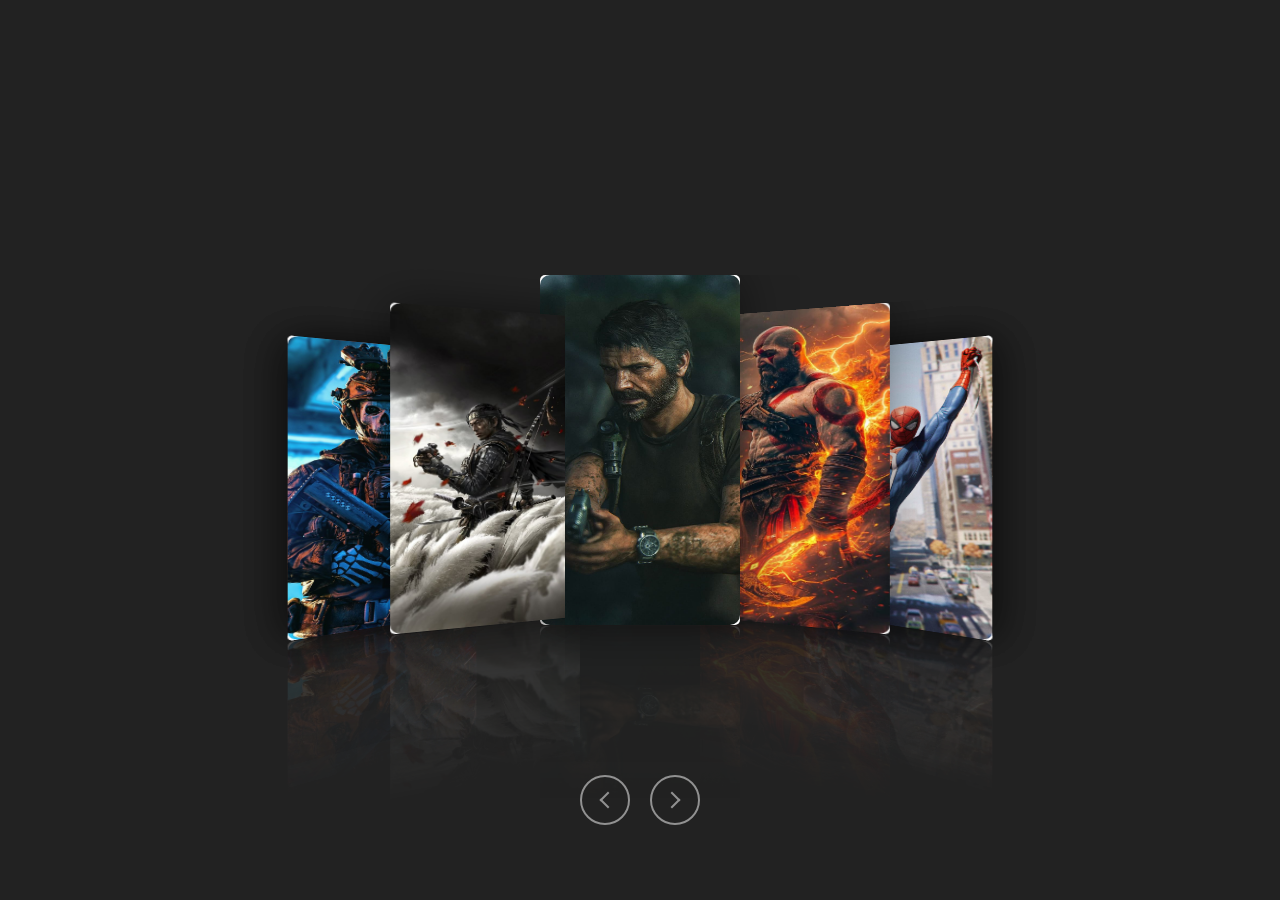
<file: Project-1_Slider/index.html>
<!DOCTYPE html>
<html lang="en">
  <head>
    <meta charset="UTF-8" />
    <meta name="viewport" content="width=device-width, initial-scale=1.0" />
    <title>Document</title>
    <link rel="stylesheet" href="style.css" />
  </head>
  <body>
    <div class="box">
      <div class="item"><img src="./images/ArthurMorgan.jpeg" alt="" /></div>
      <div class="item"><img src="./images/Ghost.jpeg" alt="" /></div>
      <div class="item"><img src="./images/JinSakai.jpeg" alt="" /></div>
      <div class="item"><img src="./images/Joel.jpeg" alt="" /></div>
      <div class="item"><img src="./images/Kratos.jpeg" alt="" /></div>
      <div class="item"><img src="./images/Spiderman.jpeg" alt="" /></div>
      <div class="item"><img src="./images/Wukong.jpeg" alt="" /></div>
    </div>

    <div class="buttons">
      <span class="prev"></span>
      <span class="next"></span>
    </div>

    <script src="script.js"></script>
  </body>
</html>
</file>
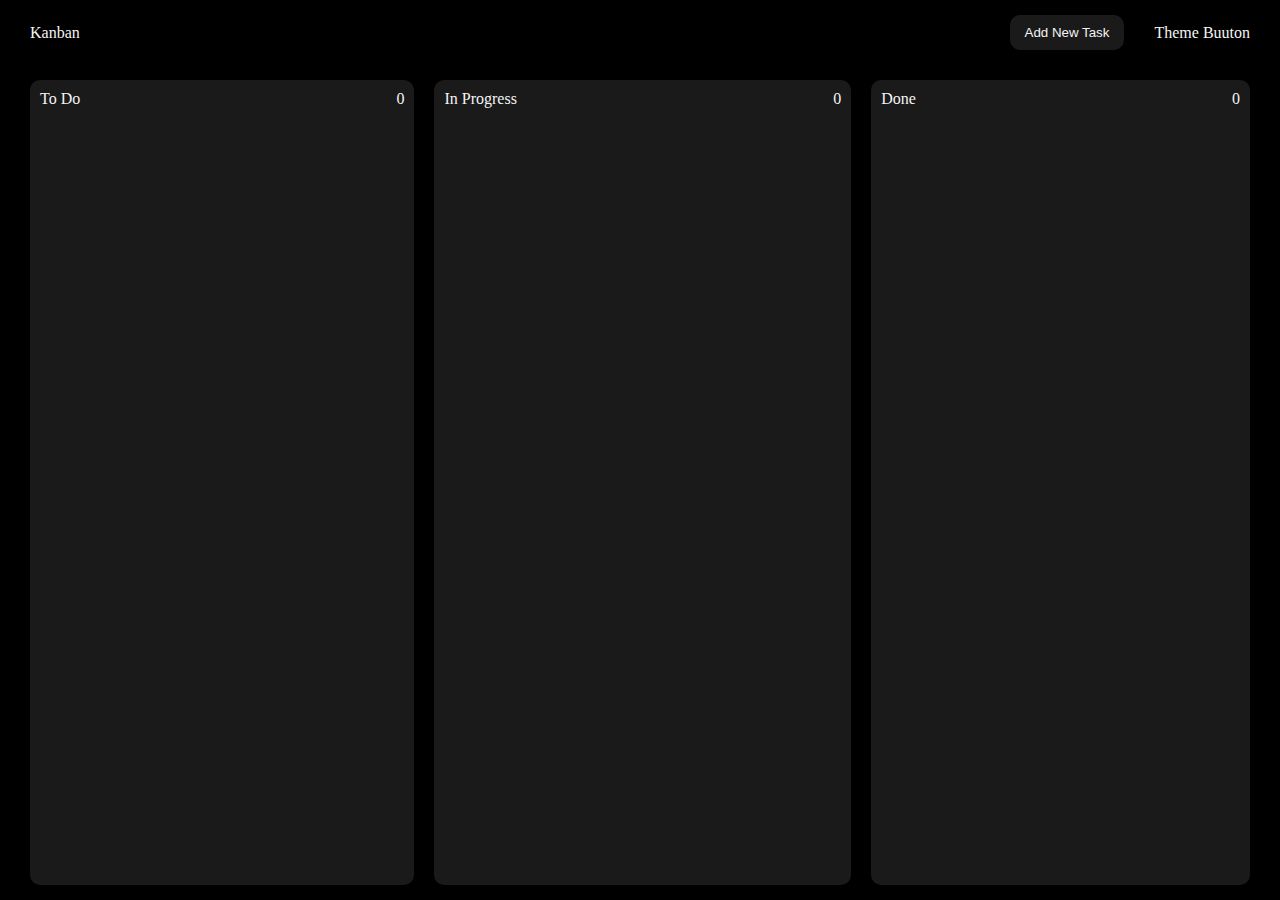
<file: Project-4_Kanban_Board/index.html>
<!DOCTYPE html>
<html lang="en">
  <head>
    <meta charset="UTF-8" />
    <meta name="viewport" content="width=device-width, initial-scale=1.0" />
    <title>Kanban Board</title>

    <link rel="stylesheet" href="style.css" />
  </head>

  <body>
    <main class="dark">
      <nav>
        <div class="left">Kanban</div>
        <div class="nav-btn">
          <div class="right">
            <button id="new-task-btn">Add New Task</button>
          </div>
          <div class="themeToggle">Theme Buuton</div>
        </div>
      </nav>
      <section class="board">
        <div id="todo" class="task-column">
          <div class="heading">
            <div class="left">To Do</div>
            <div class="right">0</div>
          </div>
        </div>
        <div id="progress" class="task-column">
          <div class="heading">
            <div class="left">In Progress</div>
            <div class="right">0</div>
          </div>
        </div>
        <div id="done" class="task-column">
          <div class="heading">
            <div class="left">Done</div>
            <div class="right">0</div>
          </div>
        </div>
      </section>

      <div class="task-model add-new-task">
        <div class="bg"></div>
        <div class="center">
          <input id="task-title-input" type="text" placeholder="Task Title" />

          <textarea
            id="taskt-desc-input"
            placeholder="Task Description"
          ></textarea>
          <button id="add-new-task" class="add-task-btn">Add Task</button>
        </div>
      </div>
    </main>

    <script src="script.js"></script>
  </body>
</html>
</file>
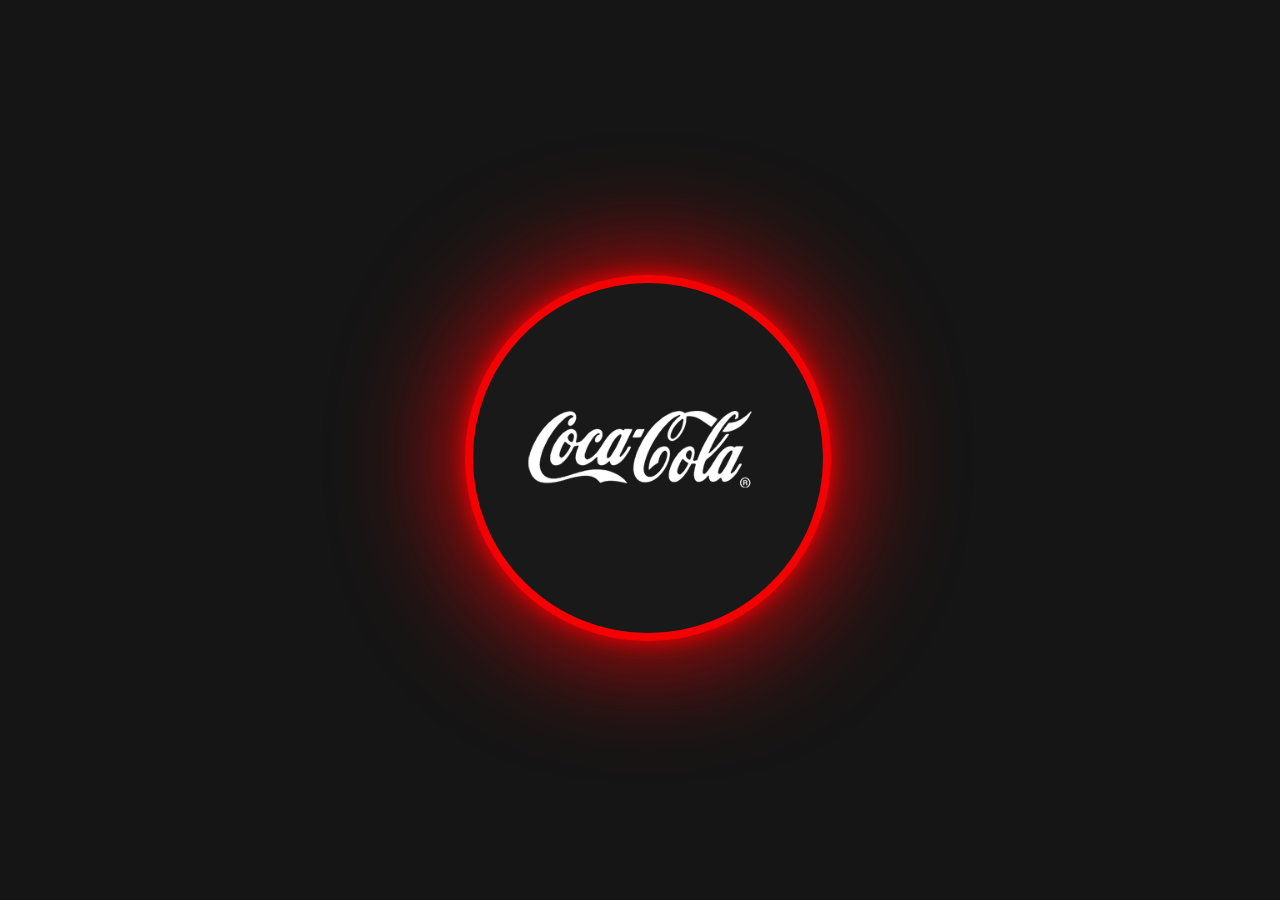
<file: Practice/CardHover/index.html>
<!DOCTYPE html>
<html lang="en">
  <head>
    <meta charset="UTF-8" />
    <meta name="viewport" content="width=device-width, initial-scale=1.0" />
    <title>Document</title>

    <link rel="stylesheet" href="style.css" />
  </head>
  <body>
    <main>
      <div class="card">
        <div class="circle" style="--clr: #f40103">
          <img class="logo" src="./images/cocacola_logo.png" alt="" />
        </div>
        <div class="content">
          <h2>CocaCola</h2>
          <p>
            Lorem ipsum dolor sit amet consectetur adipisicing elit. Vitae
            architecto, fugiat sit inventore veritatis sapiente iure modi sed
            necessitatibus ducimus.
          </p>
          <a href="#">Explore More</a>
        </div>
        <img class="product-img" src="./images/cocacola.png" alt="" />
      </div>
    </main>
  </body>
</html>
</file>
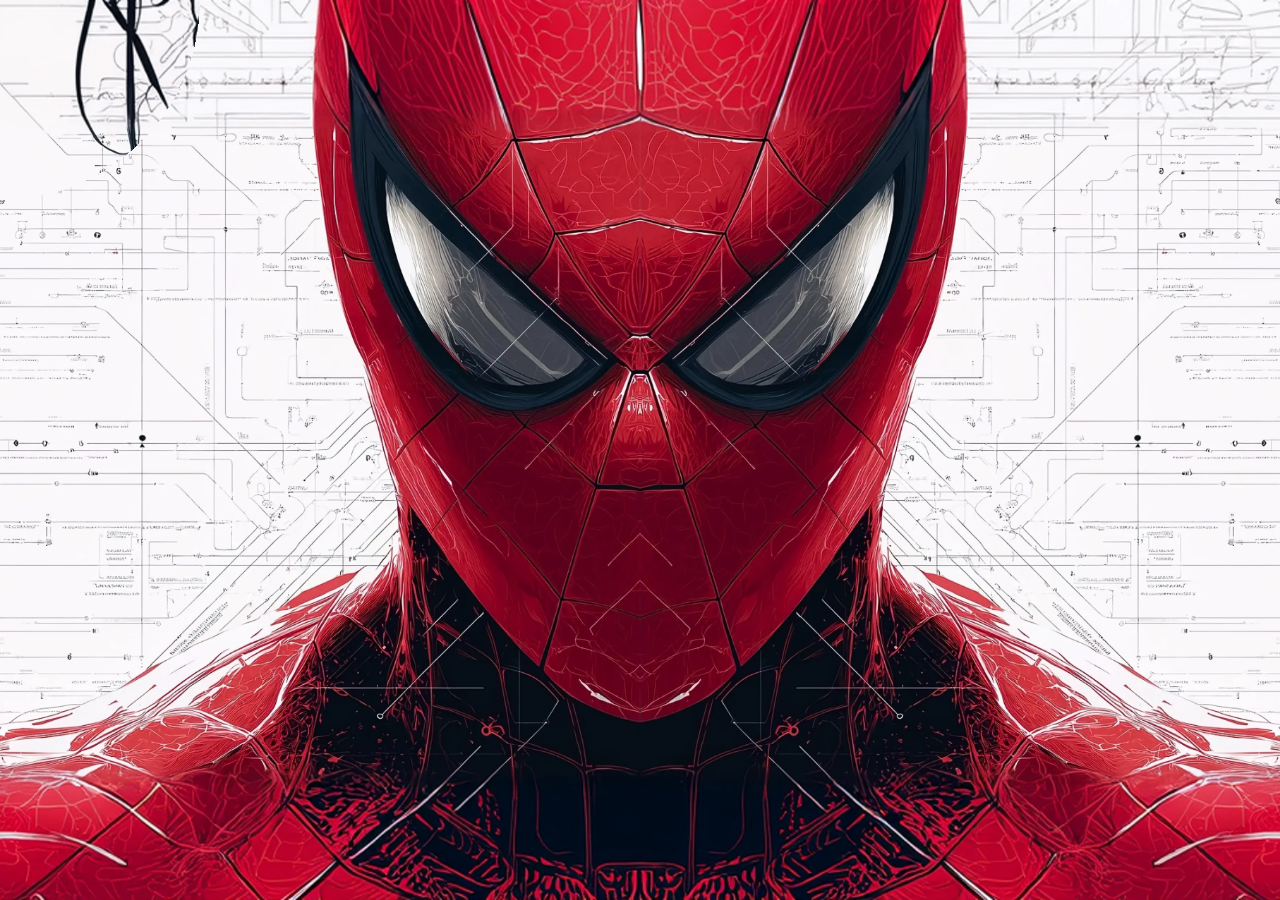
<file: Practice/HoverEffectOnImage/index.html>
<!DOCTYPE html>
<html lang="en">
  <head>
    <meta charset="UTF-8" />
    <meta name="viewport" content="width=device-width, initial-scale=1.0" />
    <title>Document</title>

    <link rel="stylesheet" href="style.css" />
  </head>
  <body>
    <main>
      <img class="img1" src="./images/spider-2.webp" alt="" />
      <img class="img2" src="./images/spider-1.webp" alt="" />

      <div class="circle"></div>
    </main>
    <script src="script.js"></script>
  </body>
</html>
</file>
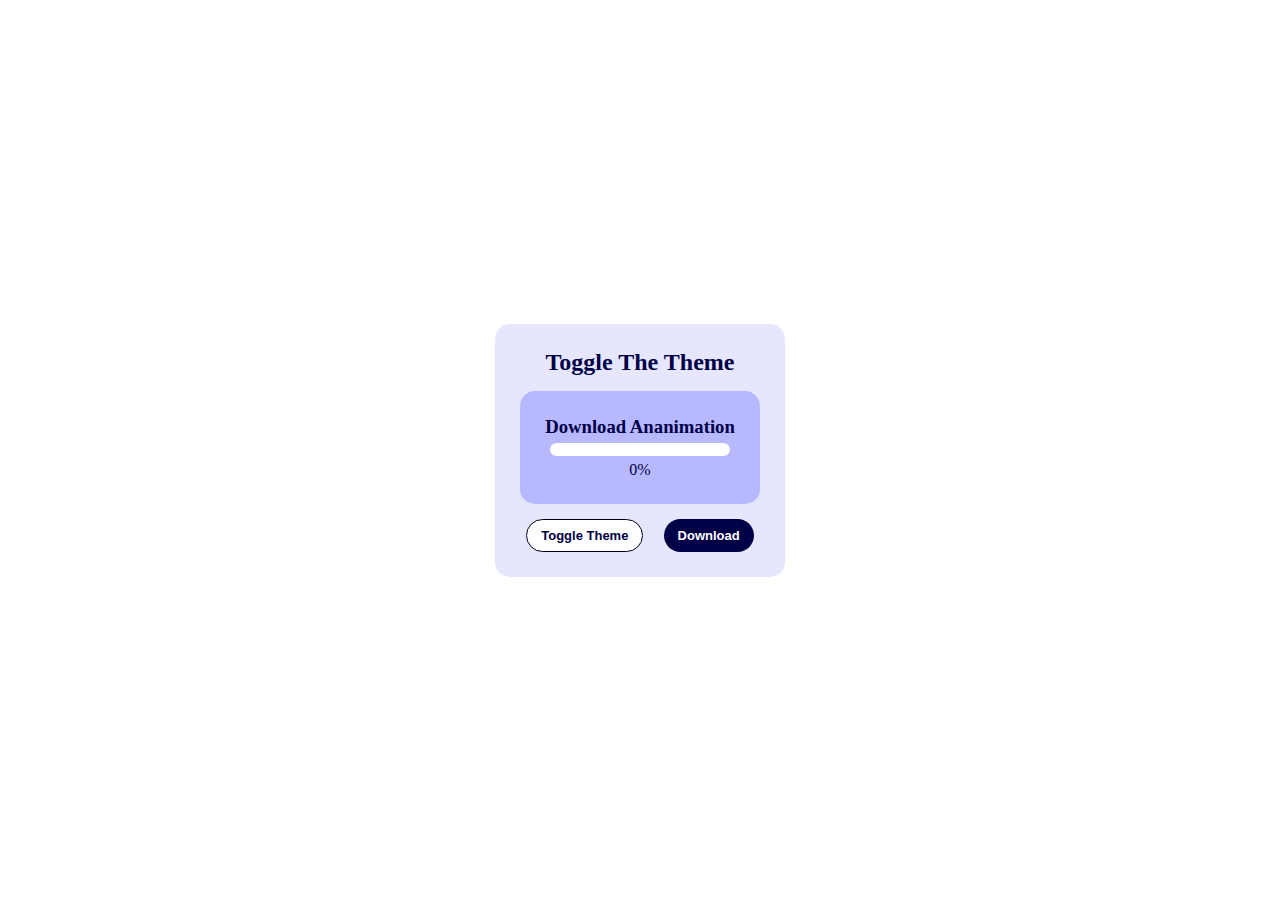
<file: Practice/ThemeToggle/index.html>
<!DOCTYPE html>
<html lang="en">
  <head>
    <meta charset="UTF-8" />
    <meta name="viewport" content="width=device-width, initial-scale=1.0" />
    <title>Document</title>

    <link rel="stylesheet" href="style.css" />
  </head>
  <body>
    <div class="main">
      <div class="container">
        <h2>Toggle The Theme</h2>
        <div class="download-animation">
          <h3>Download Ananimation</h3>
          <div class="progress-container">
            <div class="progress-bar"></div>
          </div>
          <p class="progress">0%</p>
        </div>
        <div class="btn">
          <button class="toggle-btn">Toggle Theme</button>
          <button class="donwload-btn">Download</button>
        </div>
      </div>
    </div>
    <script src="script.js"></script>
  </body>
</html>
</file>
<file: Project-1_Slider/style.css>
* {
  margin: 0;
  padding: 0;
  box-sizing: border-box;
}

html,
body {
  width: 100%;
  height: 100%;
}

body {
  display: flex;
  justify-content: center;
  align-items: center;
  min-height: 100vh;
  background: #222;
  transform-style: preserve-3d;
}

.box {
  position: relative;
  display: flex;
  transform-style: preserve-3d;
  perspective: 500px;
}

.box .item {
  position: absolute;
  width: 200px;
  height: 350px;
  top: calc(50% - 175px);
  left: calc(50% - 100px);
  background-color: #fff;
  border-radius: 5px;
  transition: 0.5s;
  box-shadow: 0 0 50px rgba(0, 0, 0, 0.5);
  transform-style: preserve-3d;
  transform-origin: bottom;
  user-select: none;
  -webkit-box-reflect: below 1px
    linear-gradient(transparent, transparent, #0002);
}

.box .item:nth-child(1) {
  transform: translate3d(-250px, 0, 0) scale(0.8) rotateY(25deg);
  z-index: 1;
}

.box .item:nth-child(2) {
  transform: translate3d(-250px, 0, 0) scale(0.8) rotateY(25deg);
  z-index: 2;
}

.box .item:nth-child(3) {
  transform: translate3d(-150px, 0, 0) scale(0.9) rotateY(15deg);
  z-index: 3;
}

.box .item:nth-child(4) {
  transform: translate3d(0px, 0, 0) scale(1) rotateY(0deg);
  z-index: 4;
}

.box .item:nth-child(5) {
  transform: translate3d(150px, 0, 0) scale(0.9) rotateY(-15deg);
  z-index: 3;
}

.box .item:nth-child(6) {
  transform: translate3d(250px, 0, 0) scale(0.8) rotateY(-25deg);
  z-index: 2;
}

.box .item:nth-child(7) {
  transform: translate3d(250px, 0, 0) scale(0.8) rotateY(-25deg);
  z-index: -1;
}

.box .item img {
  position: absolute;
  top: 0;
  left: 0;
  width: 100%;
  height: 100%;
  object-fit: fill;
  border-radius: 10px;
}

.buttons {
  position: absolute;
  bottom: 75px;
  display: flex;
  gap: 20px;
}

.buttons span {
  position: relative;
  width: 50px;
  height: 50px;
  border: 2px solid #fff;
  border-radius: 50%;
  display: flex;
  justify-content: center;
  align-items: center;
  opacity: 0.5;
}

.buttons span:hover {
  opacity: 1;
}

.buttons span::before {
  content: "";
  position: absolute;
  left: 20px;
  width: 10px;
  height: 10px;
  border-top: 2px solid #fff;
  border-left: 2px solid #fff;
  rotate: -45deg;
}
.buttons span:last-child::before {
  content: "";
  position: absolute;
  left: initial;
  right: 20px;
  width: 10px;
  height: 10px;
  border-top: 2px solid #fff;
  border-left: 2px solid #fff;
  rotate: 135deg;
}
</file>
<file: Project-4_Kanban_Board/style.css>
* {
  padding: 0;
  margin: 0;
  box-sizing: border-box;
}

html,
body {
  width: 100%;
  height: 100%;
}

:root {
  /* Padding Variables */
  --nav-padding: 15px 30px;
  --section-padding: 15px 30px;
  --padding-s: 5px;
  --padding-m: 10px;
  --padding-l: 15px;
  --padding-xl: 20px;
  --padding-xxl: 30px;

  /* Gap Variable */
  --gap-s: 5px;
  --gap-m: 10px;
  --gap-l: 15px;
  --gap-xl: 20px;
  --gap-xxl: 30px;

  /* border-radius variable */
  --border-radius-s: 5px;
  --border-radius-m: 10px;
  --border-radius-l: 15px;
  --border-radius-xl: 20px;
  --border-radius-xxl: 30px;
}

main.light {
  --bg-color: #f4f4f4;
  --primary-text-color: #000000;
}

main.dark {
  /* Background color */
  --bg-color: #000000;
  --bg-button-color: #1a1a1a;
  --bg-task-color: #2a2a2a;
  --bg-btn-color: #444444;
  --bg-delete-color: #ff4d4d;

  /* Text Color */
  --primary-text-color: #f4f4f4;
}

main {
  width: 100%;
  height: 100%;
  background-color: var(--bg-color);
  color: var(--primary-text-color);
  display: flex;
  flex-direction: column;
}

nav {
  padding: var(--nav-padding);
  display: flex;
  align-items: center;
  justify-content: space-between;
}

nav .nav-btn {
  display: flex;
  align-items: center;
  gap: var(--gap-xxl);
}

.nav-btn button {
  background-color: var(--bg-button-color);
  border: none;
  outline: none;
  color: var(--primary-text-color);
  padding: var(--padding-m) var(--padding-l);
  cursor: pointer;
  border-radius: var(--border-radius-m);
}

section {
  padding: var(--section-padding);
  display: flex;
  flex-grow: 1;
  justify-content: space-between;
  gap: var(--gap-xl);
}

section .task-column {
  background-color: var(--bg-button-color);
  flex-grow: 1;
  padding: var(--padding-m);
  display: flex;
  flex-direction: column;
  gap: var(--gap-m);
  border-radius: var(--border-radius-m);
  transition: all 0.7s cubic-bezier(0.19, 1, 0.22, 1);
}

section .task-column.hover-over {
  border: 2px dashed var(--primary-text-color);
  scale: 1.04;
}

section .task-column .heading {
  width: 100%;
  display: flex;
  align-items: center;
  justify-content: space-between;
}

.task-column .task {
  background-color: var(--bg-task-color);
  padding: var(--padding-m);
  border-radius: var(--border-radius-m);
  display: flex;
  flex-direction: column;
  gap: var(--padding-s);
  cursor: grab;
}

.task-column .task button {
  align-self: flex-end;
  cursor: pointer;
  padding: var(--padding-s) var(--padding-m);
  border: none;
  outline: none;
  background-color: var(--bg-delete-color);
  color: var(--primary-text-color);
  border-radius: var(--border-radius-s);
}

.task-model.active {
  display: flex;
}
.task-model {
  position: fixed;
  height: 100vh;
  width: 100vw;
  top: 0;
  left: 0;
  display: none;
  align-items: center;
  justify-content: center;
}

.task-model .bg {
  position: absolute;
  width: 100%;
  height: 100%;
  background-color: rgba(62, 61, 61, 0.484);
  backdrop-filter: blur(5px);
}

.task-model .center {
  background-color: var(--bg-button-color);
  padding: var(--padding-xxl);
  border-radius: var(--border-radius-m);
  display: flex;
  flex-direction: column;
  gap: var(--padding-m);
  z-index: 10;
}

.task-model .center input,
.task-model .center textarea,
.task-model .center select {
  background-color: var(--bg-task-color);
  border: none;
  outline: none;
  color: var(--primary-text-color);
  padding: var(--padding-m);
  border-radius: var(--border-radius-s);
}

.center button {
  background-color: var(--bg-task-color);
  border: none;
  outline: none;
  color: var(--primary-text-color);
  padding: var(--padding-m) var(--padding-l);
  cursor: pointer;
  border-radius: var(--border-radius-m);
  transition: all ease 0.3s;
}

.center button:hover {
  background-color: var(--bg-btn-color);
}
</file>
<file: Practice/CardHover/style.css>
@import url("https://fonts.googleapis.com/css2?family=Playwrite+NO:wght@100..400&display=swap");

* {
  margin: 0;
  padding: 0;
  box-sizing: border-box;
  font-family: "Playwrite NO", cursive;
}

html,
body {
  width: 100%;
  height: 100%;
}

main {
  width: 100%;
  height: 100%;
  display: flex;
  justify-content: center;
  align-items: center;
  min-height: 100vh;
  background: #151515;
}

main .card {
  position: relative;
  width: 350px;
  height: 350px;
  display: flex;
  align-items: center;
  justify-content: center;
  transition: 0.5s;
  transition-delay: 0.5s;
}

.card:hover {
  width: 600px;
  transition-delay: 0.5s;
}

.card .circle {
  position: absolute;
  top: 0;
  left: 0;
  width: 100%;
  height: 100%;
  border-radius: 20px;
  display: flex;
  justify-content: center;
  align-items: center;
}

.card .circle::before {
  content: "";
  position: absolute;
  top: 0;
  left: 0;
  width: 350px;
  height: 350px;
  border-radius: 50%;
  background-color: #191919;
  border: 8px solid var(--clr);
  filter: drop-shadow(0 0 10px var(--clr)) drop-shadow(0 0 60px var(--clr));
  transition: 0.5s, background 0.5s;
  transition-delay: 0.75s, 1s;
}

.card:hover .circle::before {
  transition-delay: 0.5s;
  width: 100%;
  height: 100%;
  border-radius: 20px;
  background: var(--clr);
}

.card .circle .logo {
  position: relative;
  width: 250px;
  transition: 0.5s;
  transition-delay: 0.5s;
}

.card:hover .circle .logo {
  transform: scale(0);
  transition-delay: 0s;
}

.card .product-img {
  height: 300px;
  position: absolute;
  top: 50%;
  left: 50%;
  transform: translate(-50%, -50%) scale(0) rotate(315deg);
  transition: 0.5s ease-in-out;
}

.card:hover .product-img {
  top: 25%;
  left: 72%;
  height: 480px;
  transform: translate(-50%, -50%) scale(1) rotate(15deg);
  transition-delay: 0.75s;
}

.card .content {
  position: absolute;
  width: 50%;
  left: 20%;
  padding: 20px 20px 20px 40px;
  opacity: 0;
  visibility: hidden;
  transition: 0.5s;
}

.card:hover .content {
  transition-delay: 0.75s;
  opacity: 1;
  visibility: visible;
  left: 20px;
}

.card .content h2 {
  color: #fff;
  text-transform: uppercase;
  font-size: 2rem;
  font-weight: 900;
  line-height: 1em;
}

.card .content p {
  margin-top: 13px;
  color: #fff;
  line-height: 1.3em;
}

.card .content a {
  position: relative;
  color: #111;
  background-color: #fff;
  padding: 10px 20px;
  border-radius: 10px;
  display: inline-block;
  text-decoration: none;
  font-weight: 600;
  margin-top: 18px;
  transition: all ease 0.3s;
}

.content a:hover {
  scale: 0.9;
}
</file>
<file: Practice/HoverEffectOnImage/style.css>
* {
  padding: 0;
  margin: 0;
  box-sizing: border-box;
}

html,
body {
  width: 100%;
  height: 100%;
}

:root {
  --top: 0px;
  --left: 0px;
}

main {
  width: 100%;
  height: 100%;
  overflow: hidden;
  position: relative;
}

main img {
  width: 100%;
  height: 100%;
  object-fit: cover;
}

main .img2 {
  width: 100%;
  height: 100%;
  position: absolute;
  top: 0;
  left: 0;

  pointer-events: none;

  /* Transparent everywhere, except a circle at the cursor variables */
  -webkit-mask-image: radial-gradient(
    circle 300px at var(--left) var(--top),
    black 100%,
    rgba(0, 0, 0, 0.5) 80%,
    transparent 100%
  );
  mask-image: radial-gradient(
    circle 200px at var(--left) var(--top),
    black 100%,
    rgba(0, 0, 0, 0.5) 80%,
    transparent 100%
  );
}

/* main .circle {
  width: 300px;
  height: 300px;
   background-color: blue;
  position: fixed;
  z-index: 99;
  top: var(--top);
  left: var(--left);
  border-radius: 50%;
  transition: all ease 0.1s;
} */
</file>
<file: Practice/ThemeToggle/style.css>
:root {
  --bg-darkr: #000047;
  --text-darkr: #fff;
  --bg-lightr: #e6e6ff;
  --text-lightr: #000047;
}

* {
  margin: 0;
  padding: 0;
  box-sizing: border-box;
}

html,
body {
  width: 100%;
  height: 100%;
}

.main.light {
  --bg: #fff;
  --text: #000047;
  --bg-container: #e6e6ff;
  --bg-dowlContainer: #b8b8ff;
  --bg-progresContainer: #fff;
  --bg-progresBar: #000047;
  --bg-toggleBtn: #fff;
  --bg-downlBtn: #000047;
  --downltext: #fff;
  --borderclr: #00001a;
}

.main.dark {
  --bg: #00001a;
  --text: #fff;
  --bg-container: #000047;
  --bg-dowlContainer: #00008b;
  --bg-progresContainer: #00001a;
  --bg-progresBar: #fff;
  --bg-toggleBtn: #00001a;
  --bg-downlBtn: #fff;
  --downltext: #000047;
  --borderclr: #fff;
}

.main {
  width: 100%;
  height: 100%;
  display: flex;
  align-items: center;
  justify-content: center;
  background-color: var(--bg);
  color: var(--text);
  transition: all 0.4s ease;
}
.main .container {
  padding: 25px;
  background-color: var(--bg-container);
  border-radius: 15px;
  display: flex;
  flex-direction: column;
  align-items: center;
  gap: 15px;
}
.main .container .download-animation {
  padding: 25px;
  background-color: var(--bg-dowlContainer);
  display: flex;
  flex-direction: column;
  align-items: center;
  gap: 5px;
  border-radius: 15px;
}
.main .container .download-animation .progress-container {
  width: 95%;
  height: 13px;
  background-color: var(--bg-progresContainer);
  border-radius: 10px;
}
.main .container .download-animation .progress-container .progress-bar {
  width: 0%;
  height: 99%;
  background-color: var(--bg-progresBar);
  border-radius: 10px;
}
.main .container .btn {
  width: 100%;
  display: flex;
  justify-content: space-around;
  gap: 8px;
}
.main .container .btn button {
  padding: 8px 14px;
  border: none;
  outline: none;
  border-radius: 50px;
  font-size: 13px;
  font-weight: 600;
}
.main .container .btn .toggle-btn {
  background-color: var(--bg-toggleBtn);
  border: 1px solid var(--borderclr);
  color: var(--text);
}
.main .container .btn .donwload-btn {
  background-color: var(--bg-downlBtn);
  color: var(--downltext);
}/*# sourceMappingURL=style.css.map */
</file>
